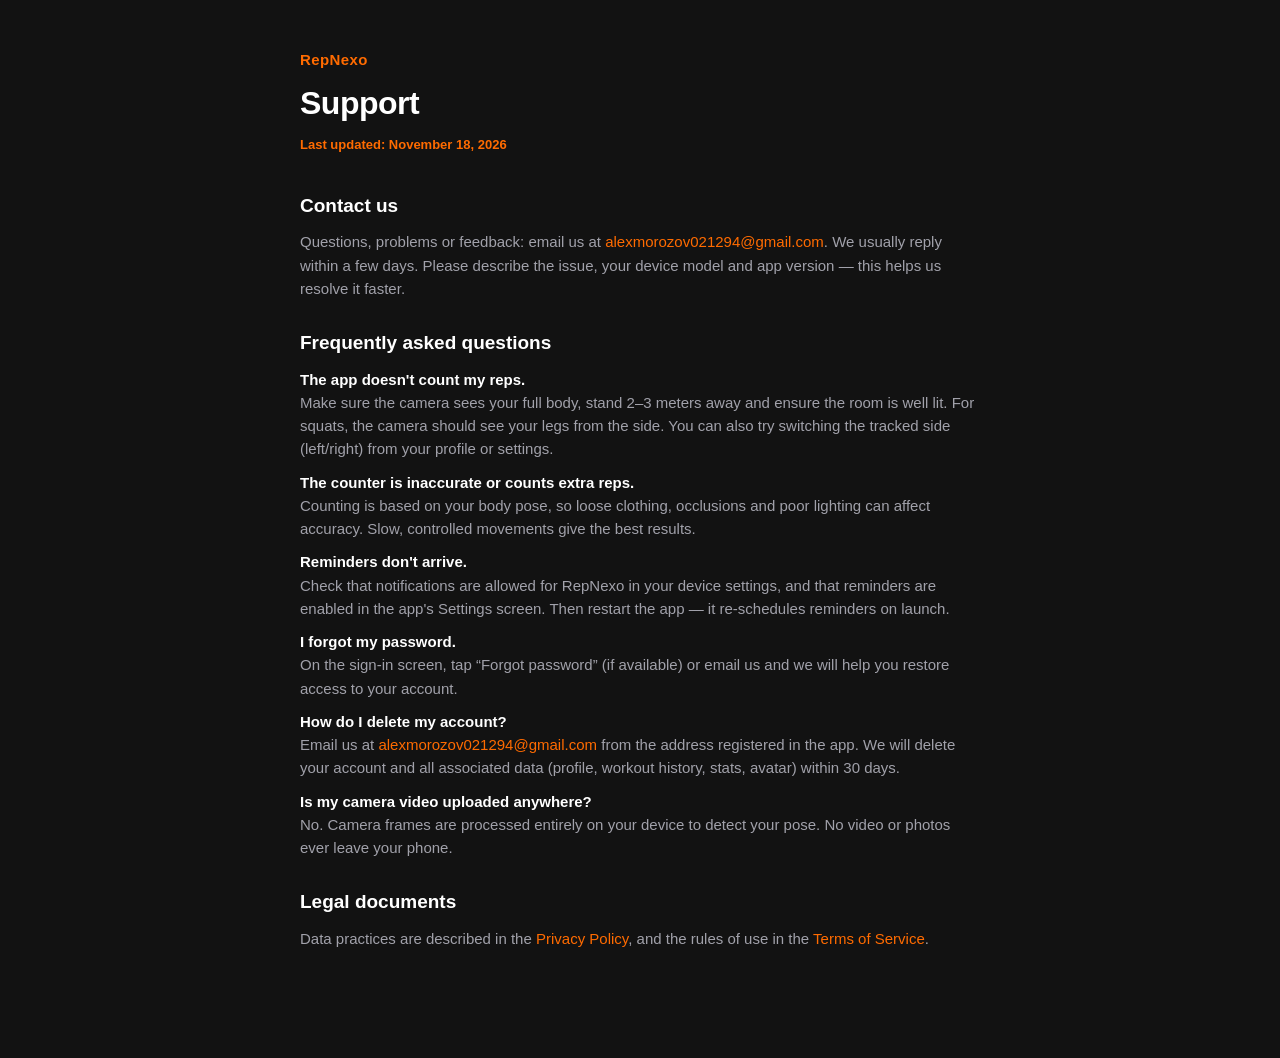
<file: index.html>
<!DOCTYPE html>
<html lang="en">
  <head>
    <meta charset="UTF-8" />
    <meta name="viewport" content="width=device-width, initial-scale=1.0" />
    <title>RepNexo — Support</title>
    <meta
      name="description"
      content="RepNexo support: frequently asked questions, troubleshooting and contact information."
    />
    <link rel="stylesheet" href="styles.css" />
  </head>
  <body>
    <main class="page">
      <div class="brand">RepNexo</div>
      <h1>Support</h1>
      <p class="updated">Last updated: November 18, 2026</p>

      <section>
        <h2>Contact us</h2>
        <p>
          Questions, problems or feedback: email us at
          <a href="mailto:alexmorozov021294@gmail.com"
            >alexmorozov021294@gmail.com</a
          >. We usually reply within a few days. Please describe the issue,
          your device model and app version — this helps us resolve it faster.
        </p>
      </section>

      <section>
        <h2>Frequently asked questions</h2>
        <p>
          <strong>The app doesn't count my reps.</strong><br />
          Make sure the camera sees your full body, stand 2–3 meters away and
          ensure the room is well lit. For squats, the camera should see your
          legs from the side. You can also try switching the tracked side
          (left/right) from your profile or settings.
        </p>
        <p>
          <strong>The counter is inaccurate or counts extra reps.</strong><br />
          Counting is based on your body pose, so loose clothing, occlusions and
          poor lighting can affect accuracy. Slow, controlled movements give the
          best results.
        </p>
        <p>
          <strong>Reminders don't arrive.</strong><br />
          Check that notifications are allowed for RepNexo in your device
          settings, and that reminders are enabled in the app's Settings screen.
          Then restart the app — it re-schedules reminders on launch.
        </p>
        <p>
          <strong>I forgot my password.</strong><br />
          On the sign-in screen, tap “Forgot password” (if available) or email
          us and we will help you restore access to your account.
        </p>
        <p>
          <strong>How do I delete my account?</strong><br />
          Email us at
          <a href="mailto:alexmorozov021294@gmail.com"
            >alexmorozov021294@gmail.com</a
          >
          from the address registered in the app. We will delete your account
          and all associated data (profile, workout history, stats, avatar)
          within 30 days.
        </p>
        <p>
          <strong>Is my camera video uploaded anywhere?</strong><br />
          No. Camera frames are processed entirely on your device to detect your
          pose. No video or photos ever leave your phone.
        </p>
      </section>

      <section>
        <h2>Legal documents</h2>
        <p>
          Data practices are described in the
          <a
            href="privacy-policy.html"
            >Privacy Policy</a
          >, and the rules of use in the
          <a
            href="terms-of-service.html"
            >Terms of Service</a
          >.
        </p>
      </section>
    </main>
  </body>
</html>
</file>
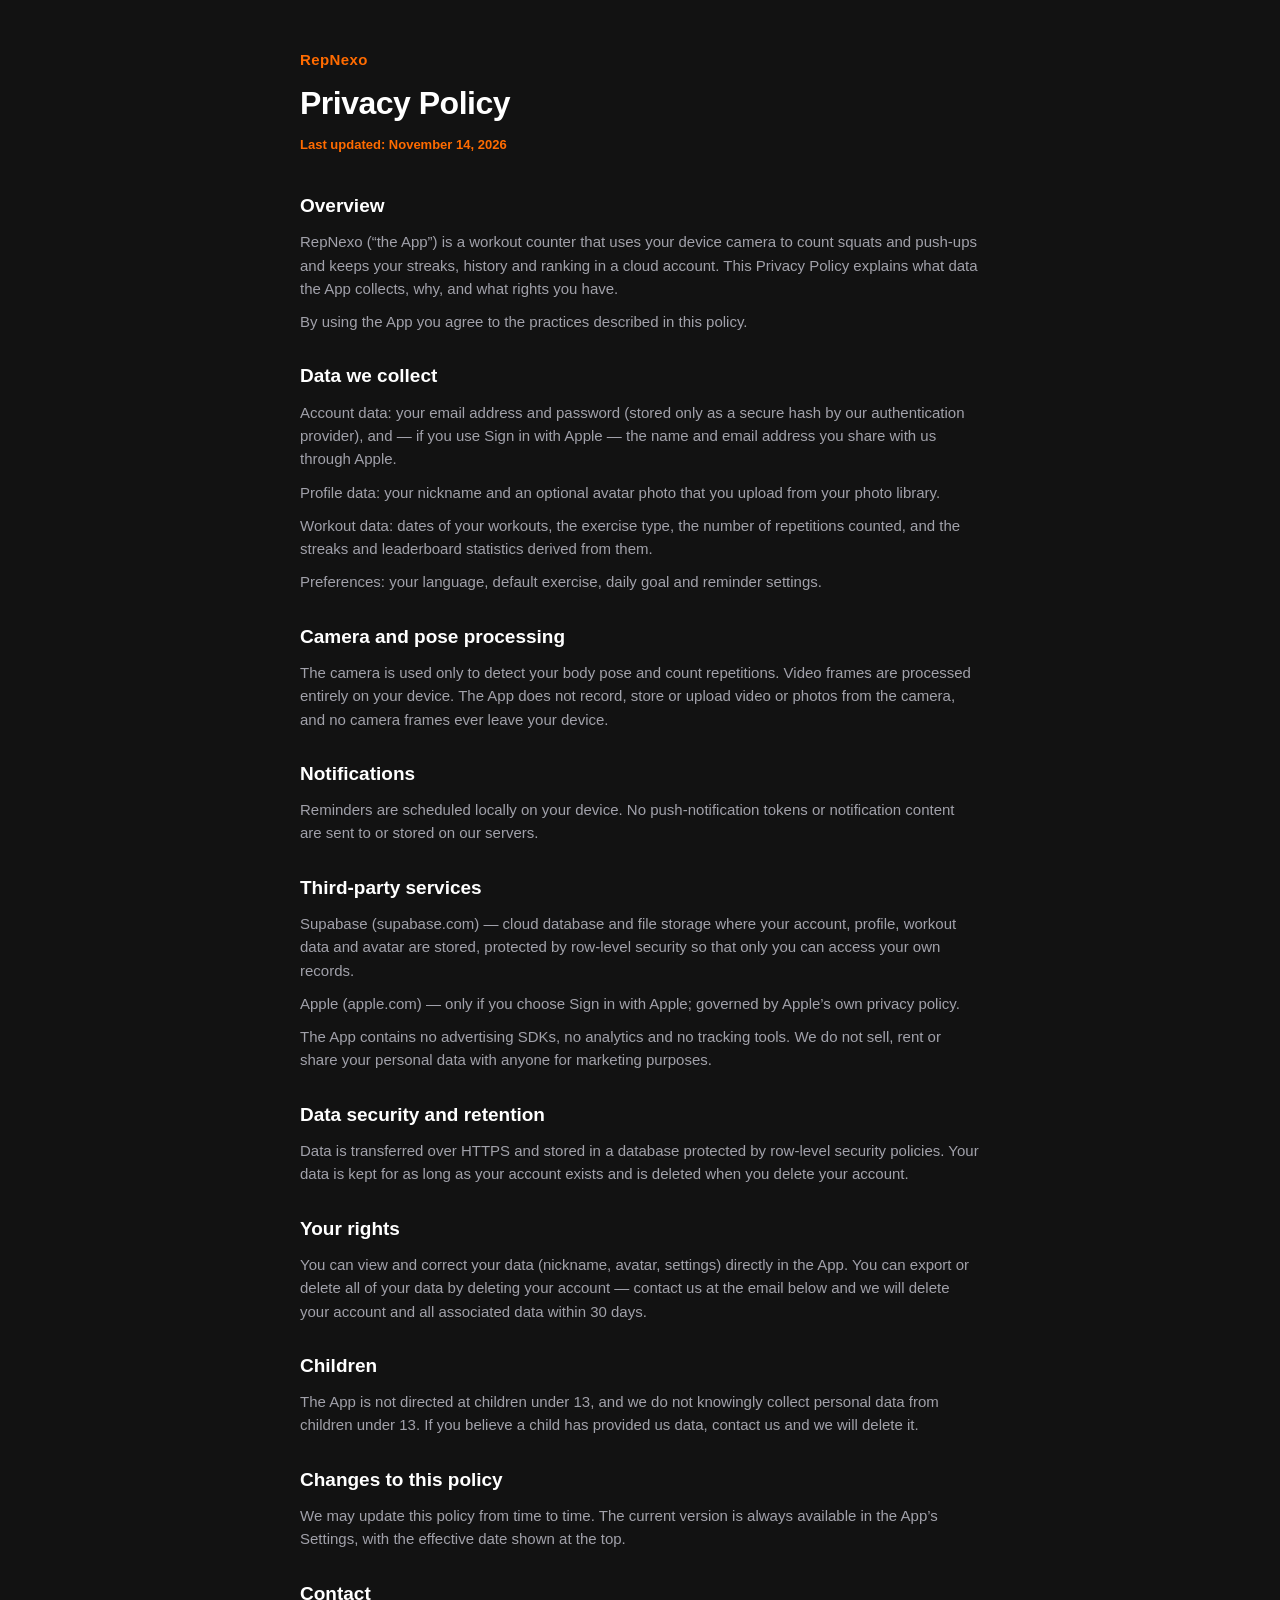
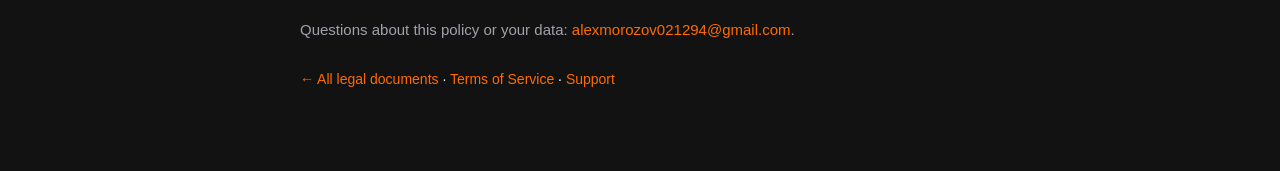
<file: privacy-policy.html>
<!DOCTYPE html>
<html lang="en">
  <head>
    <meta charset="UTF-8" />
    <meta name="viewport" content="width=device-width, initial-scale=1.0" />
    <title>Privacy Policy — RepNexo</title>
    <link rel="stylesheet" href="styles.css" />
  </head>
  <body>
    <main class="page">
      <div class="brand">RepNexo</div>
      <h1>Privacy Policy</h1>
      <p class="updated">Last updated: November 14, 2026</p>

      <section>
        <h2>Overview</h2>
        <p>
          RepNexo (“the App”) is a workout counter that uses your
          device camera to count squats and push-ups and keeps your streaks,
          history and ranking in a cloud account. This Privacy Policy explains
          what data the App collects, why, and what rights you have.
        </p>
        <p>
          By using the App you agree to the practices described in this policy.
        </p>
      </section>

      <section>
        <h2>Data we collect</h2>
        <p>
          Account data: your email address and password (stored only as a
          secure hash by our authentication provider), and — if you use Sign in
          with Apple — the name and email address you share with us through
          Apple.
        </p>
        <p>
          Profile data: your nickname and an optional avatar photo that you
          upload from your photo library.
        </p>
        <p>
          Workout data: dates of your workouts, the exercise type, the number
          of repetitions counted, and the streaks and leaderboard statistics
          derived from them.
        </p>
        <p>
          Preferences: your language, default exercise, daily goal and reminder
          settings.
        </p>
      </section>

      <section>
        <h2>Camera and pose processing</h2>
        <p>
          The camera is used only to detect your body pose and count
          repetitions. Video frames are processed entirely on your device. The
          App does not record, store or upload video or photos from the camera,
          and no camera frames ever leave your device.
        </p>
      </section>

      <section>
        <h2>Notifications</h2>
        <p>
          Reminders are scheduled locally on your device. No
          push-notification tokens or notification content are sent to or
          stored on our servers.
        </p>
      </section>

      <section>
        <h2>Third-party services</h2>
        <p>
          Supabase (supabase.com) — cloud database and file storage where your
          account, profile, workout data and avatar are stored, protected by
          row-level security so that only you can access your own records.
        </p>
        <p>
          Apple (apple.com) — only if you choose Sign in with Apple; governed
          by Apple’s own privacy policy.
        </p>
        <p>
          The App contains no advertising SDKs, no analytics and no tracking
          tools. We do not sell, rent or share your personal data with anyone
          for marketing purposes.
        </p>
      </section>

      <section>
        <h2>Data security and retention</h2>
        <p>
          Data is transferred over HTTPS and stored in a database protected by
          row-level security policies. Your data is kept for as long as your
          account exists and is deleted when you delete your account.
        </p>
      </section>

      <section>
        <h2>Your rights</h2>
        <p>
          You can view and correct your data (nickname, avatar, settings)
          directly in the App. You can export or delete all of your data by
          deleting your account — contact us at the email below and we will
          delete your account and all associated data within 30 days.
        </p>
      </section>

      <section>
        <h2>Children</h2>
        <p>
          The App is not directed at children under 13, and we do not knowingly
          collect personal data from children under 13. If you believe a child
          has provided us data, contact us and we will delete it.
        </p>
      </section>

      <section>
        <h2>Changes to this policy</h2>
        <p>
          We may update this policy from time to time. The current version is
          always available in the App’s Settings, with the effective date shown
          at the top.
        </p>
      </section>

      <section>
        <h2>Contact</h2>
        <p>
          Questions about this policy or your data:
          <a href="mailto:alexmorozov021294@gmail.com"
            >alexmorozov021294@gmail.com</a
          >.
        </p>
      </section>

      <div class="footer-nav">
        <a href="index.html">← All legal documents</a> ·
        <a href="terms-of-service.html">Terms of Service</a> ·
        <a href="index.html">Support</a>
      </div>
    </main>
  </body>
</html>
</file>
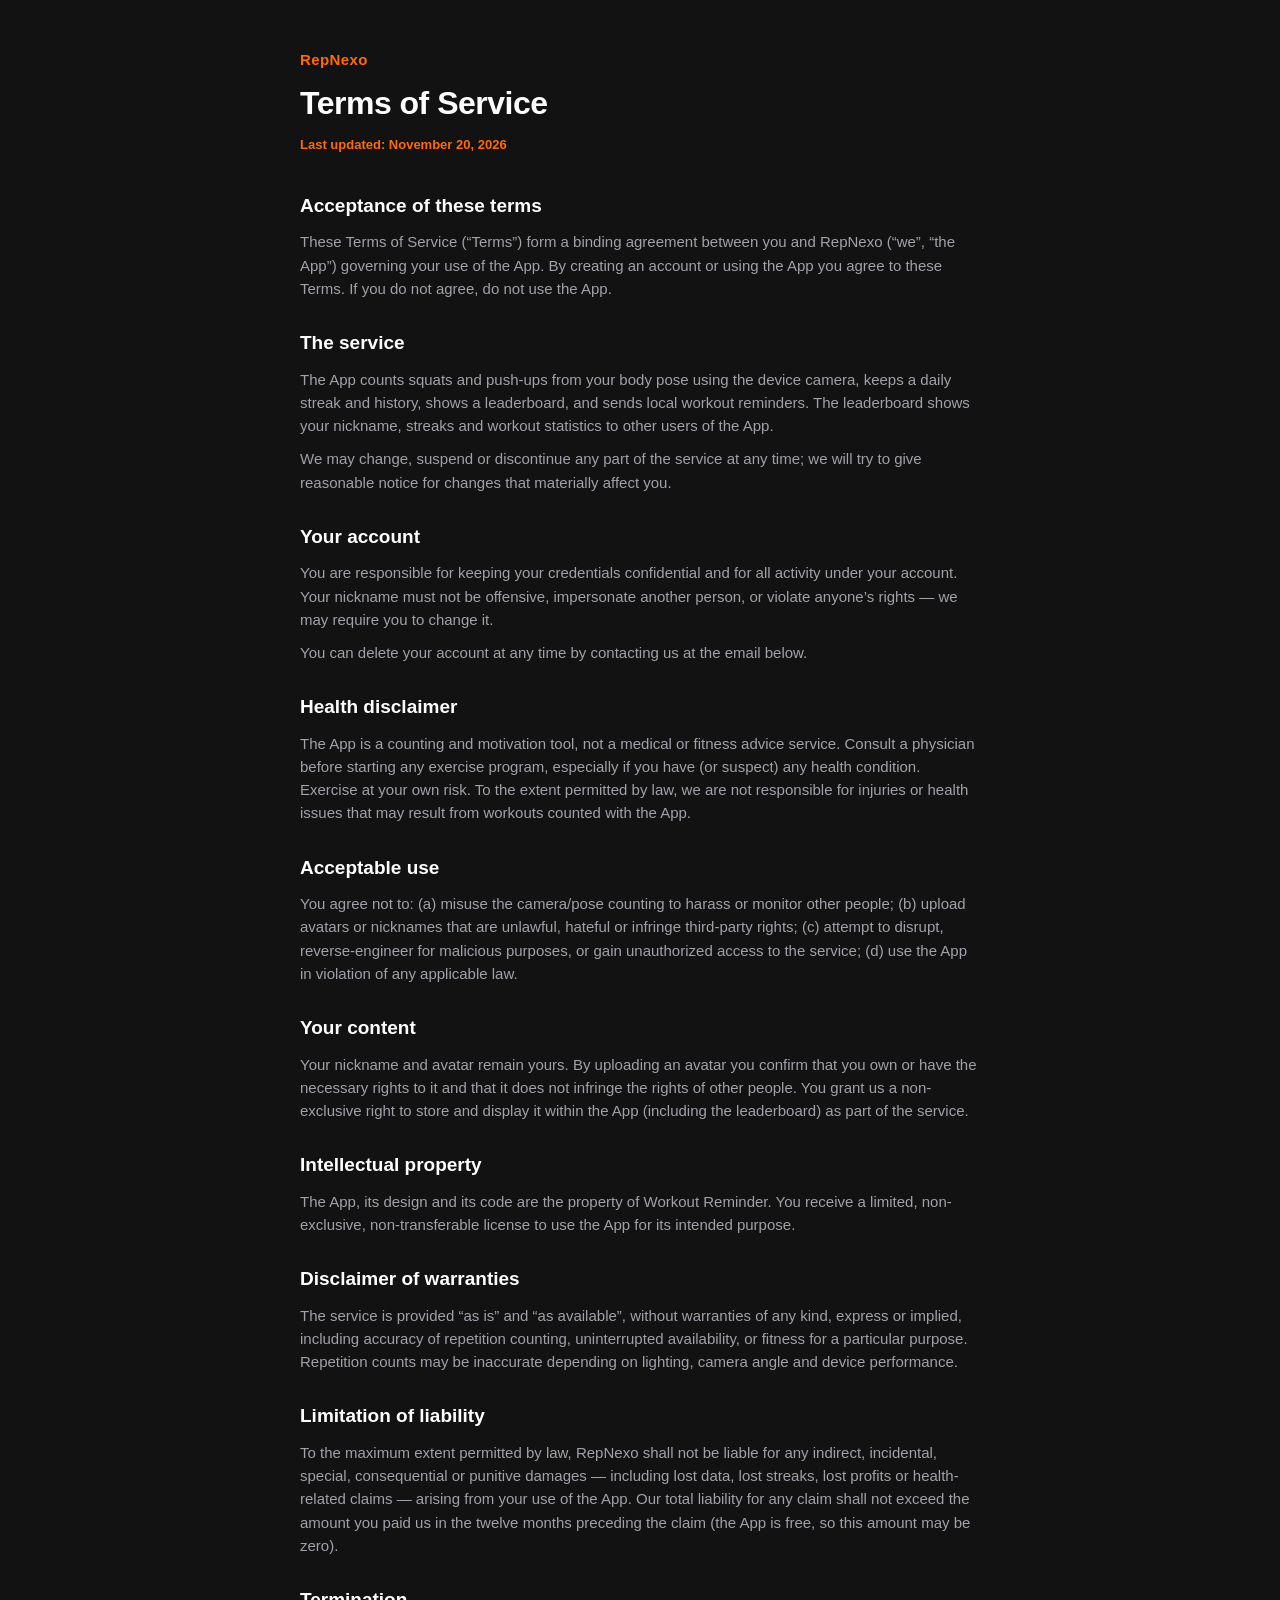
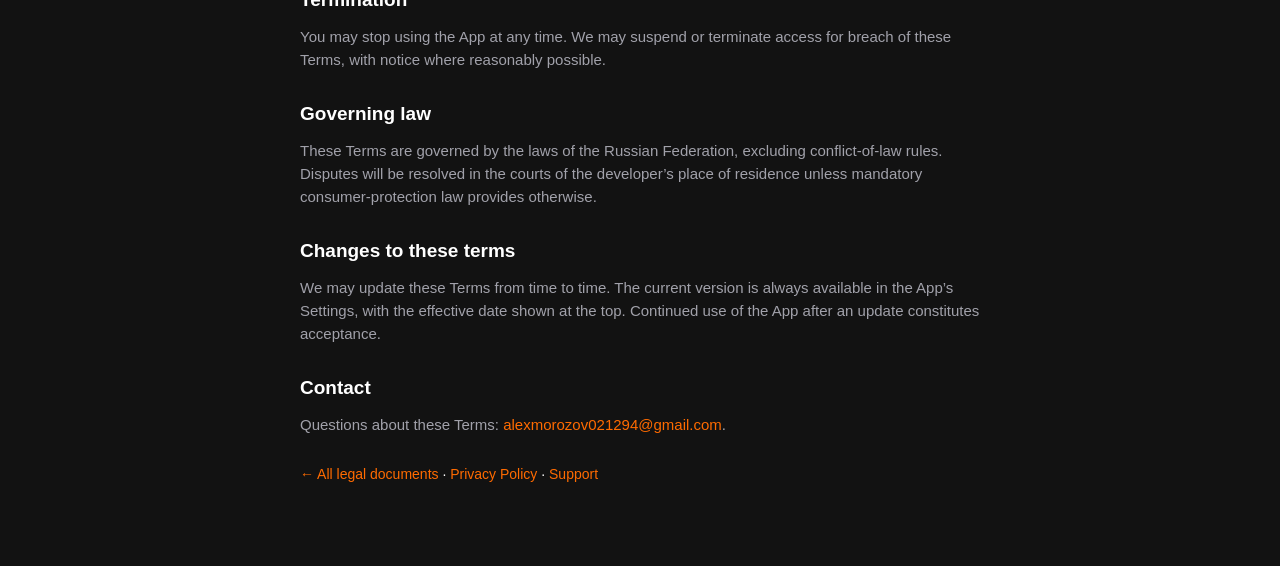
<file: terms-of-service.html>
<!DOCTYPE html>
<html lang="en">
  <head>
    <meta charset="UTF-8" />
    <meta name="viewport" content="width=device-width, initial-scale=1.0" />
    <title>Terms of Service — RepNexo</title>
    <link rel="stylesheet" href="styles.css" />
  </head>
  <body>
    <main class="page">
      <div class="brand">RepNexo</div>
      <h1>Terms of Service</h1>
      <p class="updated">Last updated: November 20, 2026</p>

      <section>
        <h2>Acceptance of these terms</h2>
        <p>
          These Terms of Service (“Terms”) form a binding agreement between you
          and RepNexo (“we”, “the App”) governing your use of the App.
          By creating an account or using the App you agree to these Terms. If
          you do not agree, do not use the App.
        </p>
      </section>

      <section>
        <h2>The service</h2>
        <p>
          The App counts squats and push-ups from your body pose using the
          device camera, keeps a daily streak and history, shows a leaderboard,
          and sends local workout reminders. The leaderboard shows your
          nickname, streaks and workout statistics to other users of the App.
        </p>
        <p>
          We may change, suspend or discontinue any part of the service at any
          time; we will try to give reasonable notice for changes that
          materially affect you.
        </p>
      </section>

      <section>
        <h2>Your account</h2>
        <p>
          You are responsible for keeping your credentials confidential and for
          all activity under your account. Your nickname must not be offensive,
          impersonate another person, or violate anyone’s rights — we may
          require you to change it.
        </p>
        <p>
          You can delete your account at any time by contacting us at the email
          below.
        </p>
      </section>

      <section>
        <h2>Health disclaimer</h2>
        <p>
          The App is a counting and motivation tool, not a medical or fitness
          advice service. Consult a physician before starting any exercise
          program, especially if you have (or suspect) any health condition.
          Exercise at your own risk. To the extent permitted by law, we are not
          responsible for injuries or health issues that may result from
          workouts counted with the App.
        </p>
      </section>

      <section>
        <h2>Acceptable use</h2>
        <p>
          You agree not to: (a) misuse the camera/pose counting to harass or
          monitor other people; (b) upload avatars or nicknames that are
          unlawful, hateful or infringe third-party rights; (c) attempt to
          disrupt, reverse-engineer for malicious purposes, or gain unauthorized
          access to the service; (d) use the App in violation of any applicable
          law.
        </p>
      </section>

      <section>
        <h2>Your content</h2>
        <p>
          Your nickname and avatar remain yours. By uploading an avatar you
          confirm that you own or have the necessary rights to it and that it
          does not infringe the rights of other people. You grant us a
          non-exclusive right to store and display it within the App (including
          the leaderboard) as part of the service.
        </p>
      </section>

      <section>
        <h2>Intellectual property</h2>
        <p>
          The App, its design and its code are the property of Workout
          Reminder. You receive a limited, non-exclusive, non-transferable
          license to use the App for its intended purpose.
        </p>
      </section>

      <section>
        <h2>Disclaimer of warranties</h2>
        <p>
          The service is provided “as is” and “as available”, without warranties
          of any kind, express or implied, including accuracy of repetition
          counting, uninterrupted availability, or fitness for a particular
          purpose. Repetition counts may be inaccurate depending on lighting,
          camera angle and device performance.
        </p>
      </section>

      <section>
        <h2>Limitation of liability</h2>
        <p>
          To the maximum extent permitted by law, RepNexo shall not be
          liable for any indirect, incidental, special, consequential or
          punitive damages — including lost data, lost streaks, lost profits or
          health-related claims — arising from your use of the App. Our total
          liability for any claim shall not exceed the amount you paid us in
          the twelve months preceding the claim (the App is free, so this
          amount may be zero).
        </p>
      </section>

      <section>
        <h2>Termination</h2>
        <p>
          You may stop using the App at any time. We may suspend or terminate
          access for breach of these Terms, with notice where reasonably
          possible.
        </p>
      </section>

      <section>
        <h2>Governing law</h2>
        <p>
          These Terms are governed by the laws of the Russian Federation,
          excluding conflict-of-law rules. Disputes will be resolved in the
          courts of the developer’s place of residence unless mandatory
          consumer-protection law provides otherwise.
        </p>
      </section>

      <section>
        <h2>Changes to these terms</h2>
        <p>
          We may update these Terms from time to time. The current version is
          always available in the App’s Settings, with the effective date shown
          at the top. Continued use of the App after an update constitutes
          acceptance.
        </p>
      </section>

      <section>
        <h2>Contact</h2>
        <p>
          Questions about these Terms:
          <a href="mailto:alexmorozov021294@gmail.com"
            >alexmorozov021294@gmail.com</a
          >.
        </p>
      </section>

      <div class="footer-nav">
        <a href="index.html">← All legal documents</a> ·
        <a href="privacy-policy.html">Privacy Policy</a> ·
        <a href="index.html">Support</a>
      </div>
    </main>
  </body>
</html>
</file>
<file: styles.css>
:root {
  --bg: #121212;
  --surface: #1e1e1e;
  --border: #2a2a2a;
  --text: #ffffff;
  --muted: #a1a1aa;
  --accent: #ff6b00;
}

* {
  box-sizing: border-box;
}

body {
  margin: 0;
  background: var(--bg);
  color: var(--text);
  font-family: -apple-system, BlinkMacSystemFont, 'Segoe UI', Roboto, Helvetica,
    Arial, sans-serif;
  line-height: 1.55;
}

.page {
  max-width: 720px;
  margin: 0 auto;
  padding: 48px 20px 80px;
}

.brand {
  color: var(--accent);
  font-size: 15px;
  font-weight: 700;
  letter-spacing: 0.4px;
  margin-bottom: 8px;
}

h1 {
  font-size: 32px;
  font-weight: 700;
  letter-spacing: -0.5px;
  margin: 0 0 6px;
}

.updated {
  color: var(--accent);
  font-size: 13px;
  font-weight: 700;
  margin-bottom: 36px;
}

section {
  margin-bottom: 28px;
}

h2 {
  font-size: 19px;
  font-weight: 700;
  margin: 0 0 10px;
}

p {
  color: var(--muted);
  font-size: 15px;
  margin: 0 0 10px;
}

p a,
section a {
  color: var(--accent);
  text-decoration: none;
}

p strong {
  color: var(--text);
}

.footer-nav {
  margin-top: 24px;
  font-size: 14px;
}

.footer-nav a {
  color: var(--accent);
  text-decoration: none;
}
</file>
